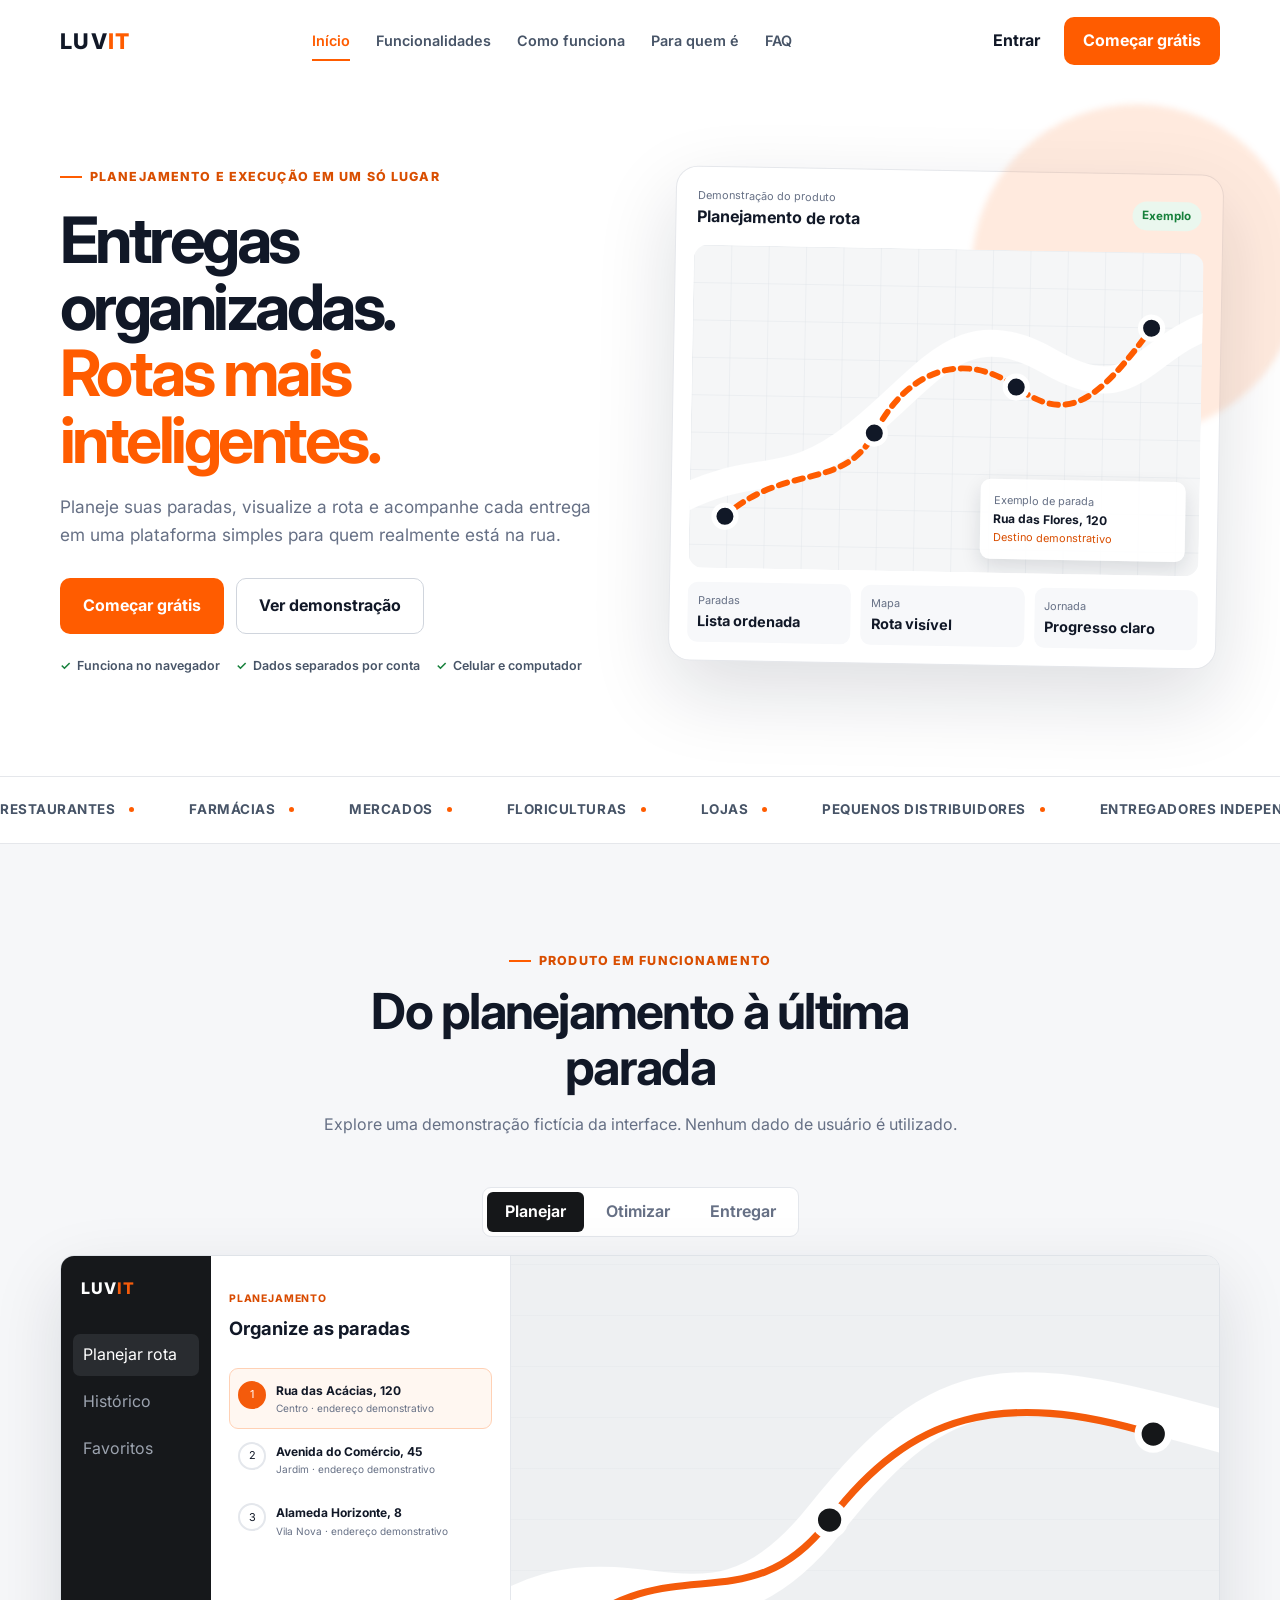
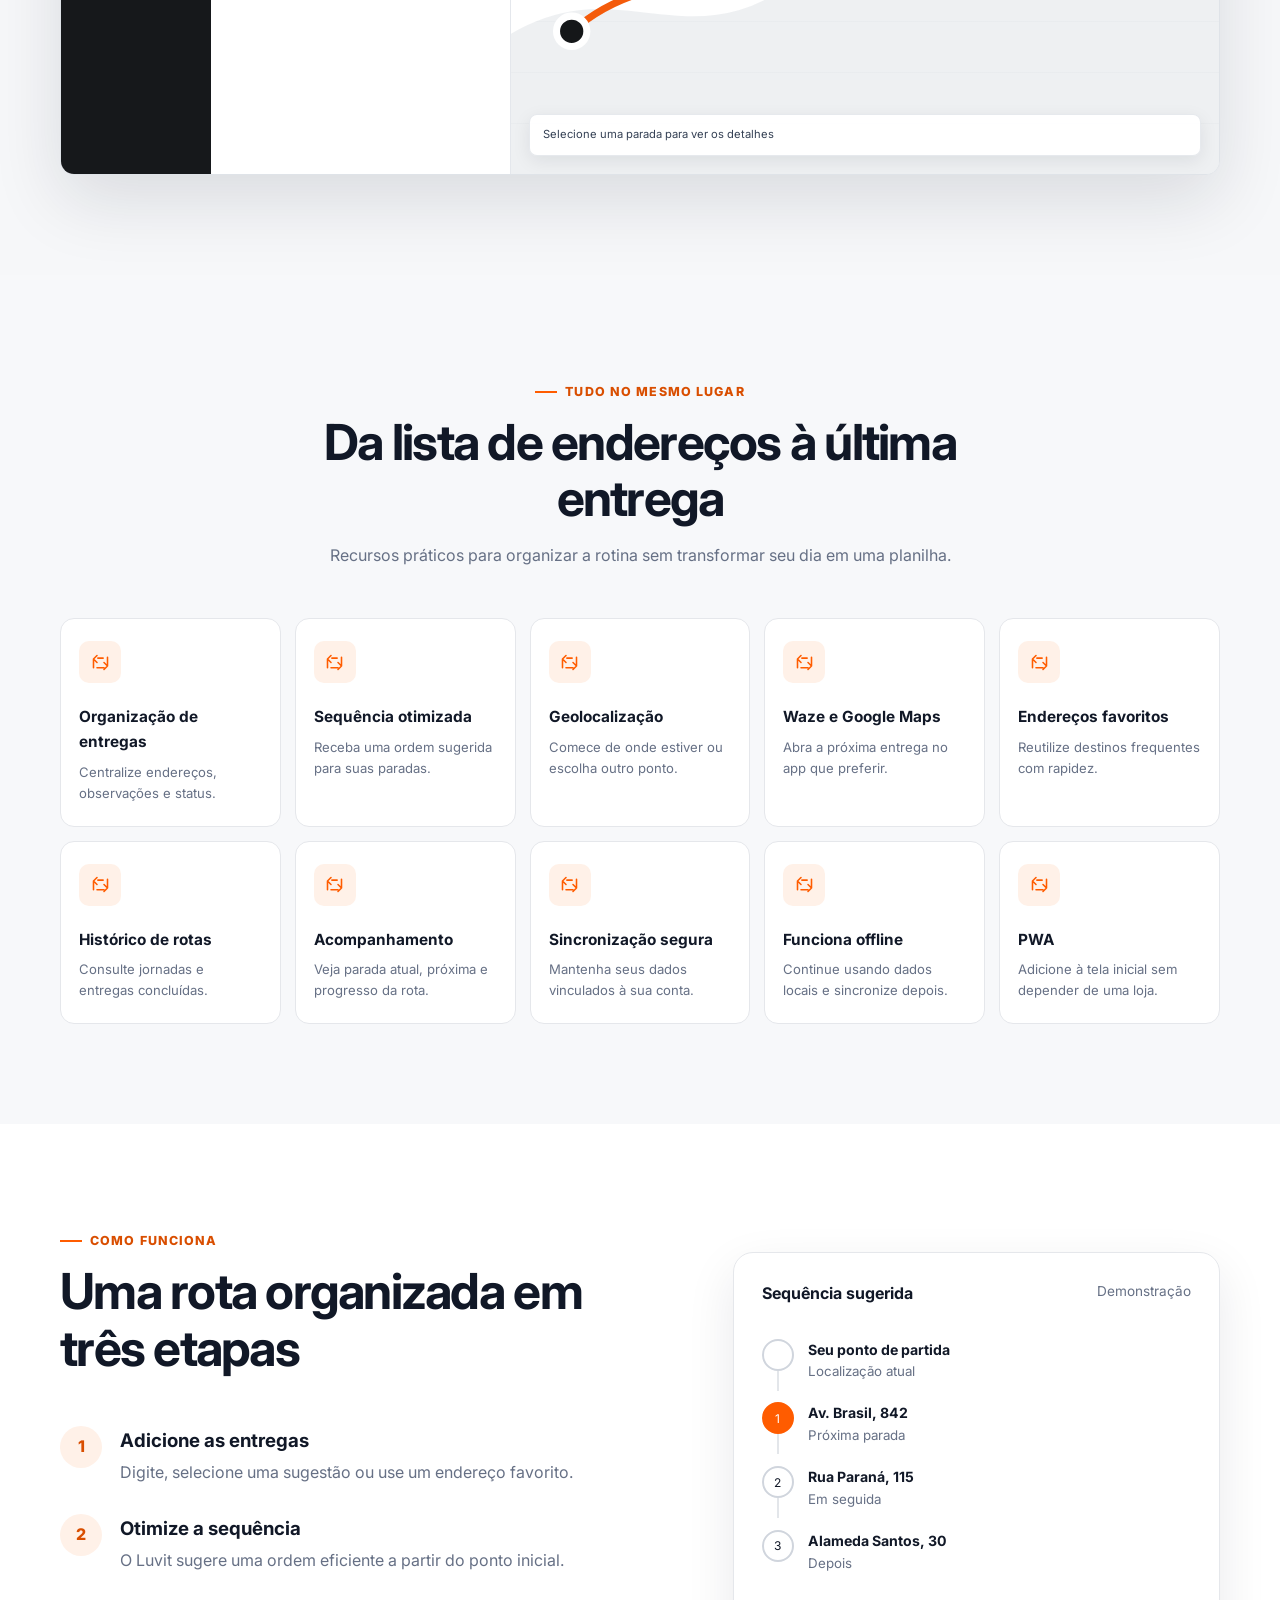
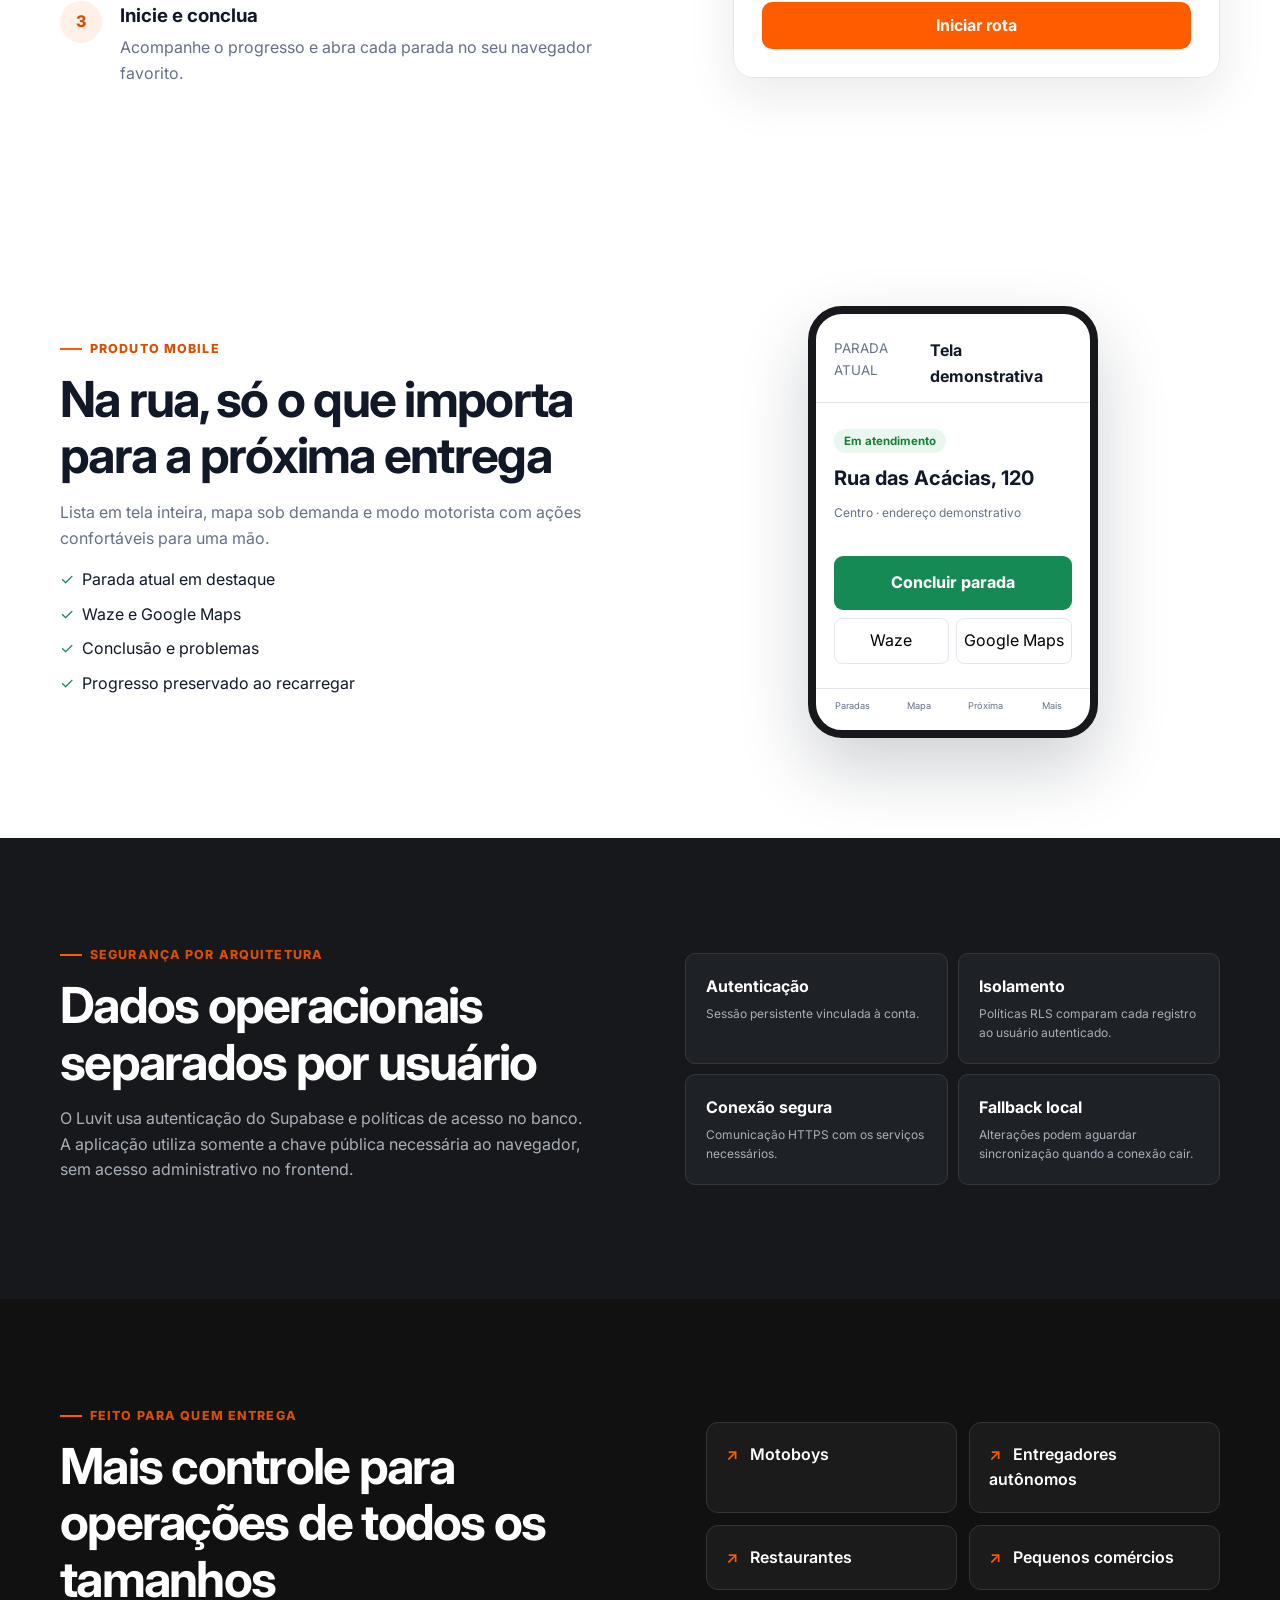
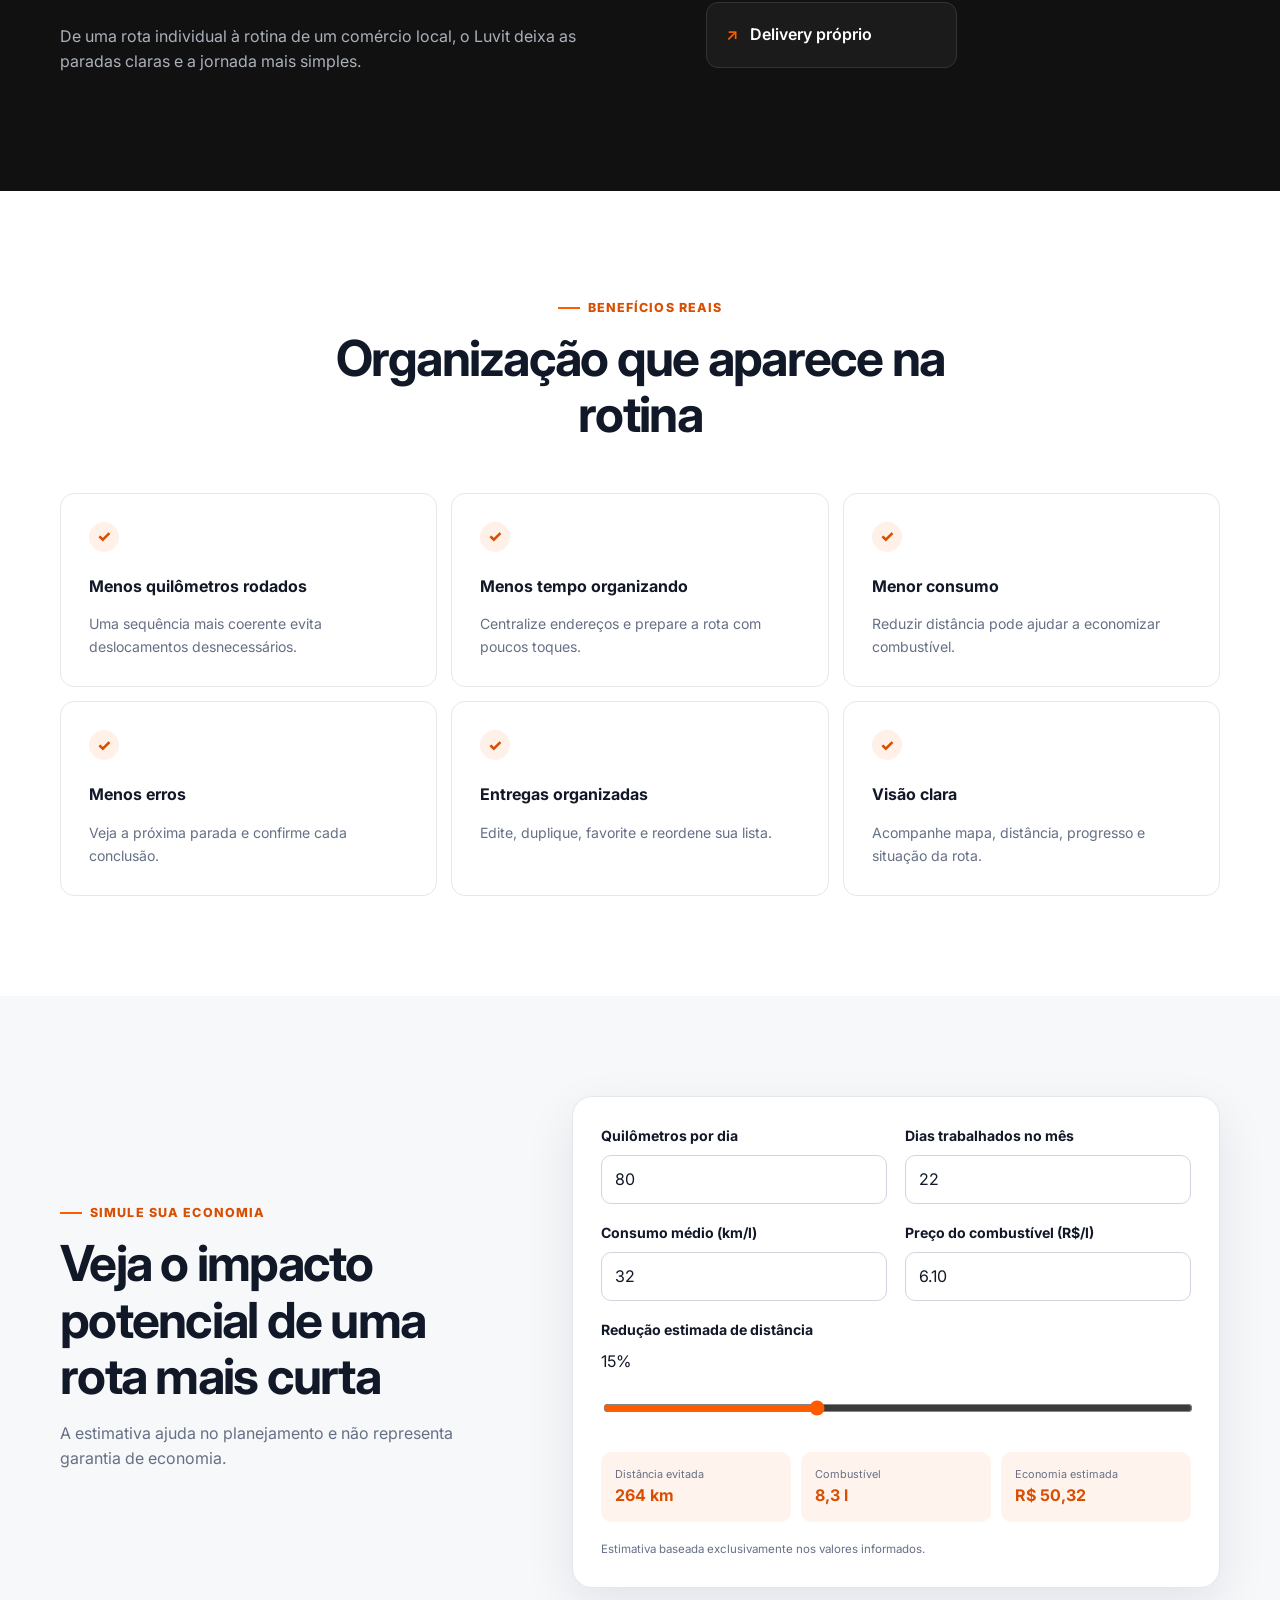
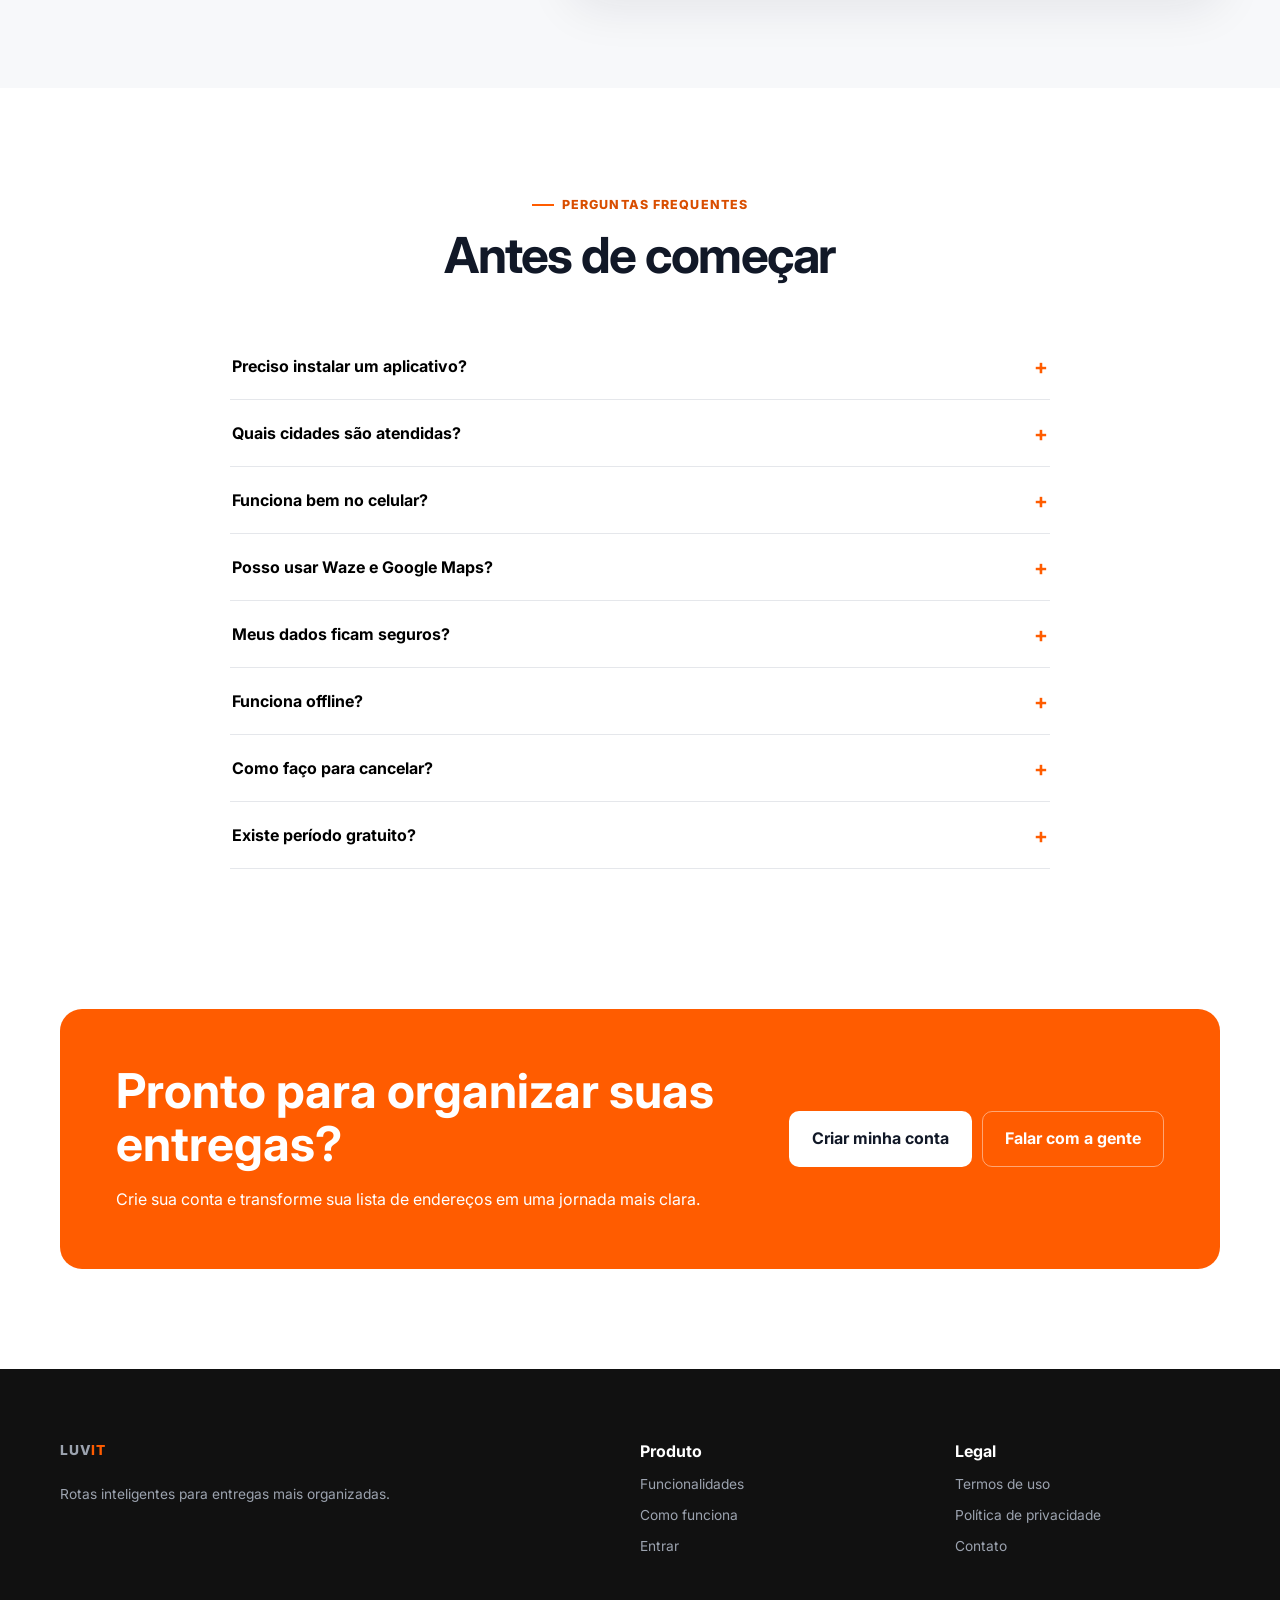
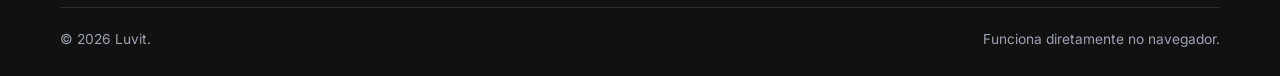
<file: index.html>
<!DOCTYPE html>
<html lang="pt-BR">
<head>
  <meta charset="utf-8">
  <meta name="viewport" content="width=device-width,initial-scale=1">
  <title>Luvit — Rotas inteligentes para suas entregas</title>
  <meta name="description" content="Organize entregas, sugira uma sequência eficiente e acompanhe cada parada com o Luvit.">
  <meta name="theme-color" content="#ff5c00">
  <meta name="robots" content="index,follow">
  <meta property="og:type" content="website"><meta property="og:locale" content="pt_BR">
  <meta property="og:title" content="Luvit — Rotas inteligentes para entregas">
  <meta property="og:description" content="Menos tempo organizando endereços. Mais clareza em cada entrega.">
  <meta property="og:image" content="/assets/icons/icon-512x512.png">
  <meta name="twitter:card" content="summary"><meta name="twitter:title" content="Luvit — Rotas inteligentes">
  <meta name="twitter:description" content="Organize, otimize e acompanhe suas entregas.">
  <link rel="canonical" id="canonical" href="https://seu-dominio.com/">
  <link rel="manifest" href="/manifest.json"><link rel="icon" href="/assets/icons/favicon-32.png">
  <link rel="apple-touch-icon" href="/assets/icons/apple-touch-icon.png">
  <link rel="preconnect" href="https://fonts.googleapis.com"><link rel="preconnect" href="https://fonts.gstatic.com" crossorigin>
  <link href="https://fonts.googleapis.com/css2?family=Inter:wght@400;500;600;700;800&display=swap" rel="stylesheet">
  <link rel="stylesheet" href="/css/global.css"><link rel="stylesheet" href="/css/landing.css">
</head>
<body>
  <a class="skip-link" href="#conteudo">Pular para o conteúdo</a>
  <header class="site-header" id="site-header">
    <div class="container header-inner"><a class="brand" href="#inicio" aria-label="Luvit, início">LUV<span>IT</span></a>
      <button class="menu-button" id="menu-button" type="button" aria-expanded="false" aria-controls="site-nav" aria-label="Abrir menu"><span></span><span></span><span></span></button>
      <nav id="site-nav" class="site-nav" aria-label="Navegação principal">
        <a href="#inicio">Início</a><a href="#funcionalidades">Funcionalidades</a><a href="#como-funciona">Como funciona</a><a href="#para-quem">Para quem é</a><a href="#faq">FAQ</a>
      </nav>
      <div class="header-actions"><a class="button button-ghost" href="/login.html">Entrar</a><a class="button button-primary" href="/cadastro.html">Começar grátis</a></div>
    </div>
  </header>
  <main id="conteudo">
    <section class="hero section" id="inicio"><div class="container hero-grid">
      <div class="hero-copy"><span class="eyebrow">Planejamento e execução em um só lugar</span><h1>Entregas organizadas.<br><span>Rotas mais inteligentes.</span></h1><p class="lead">Planeje suas paradas, visualize a rota e acompanhe cada entrega em uma plataforma simples para quem realmente está na rua.</p>
        <div class="hero-actions"><a class="button button-primary button-large" href="/cadastro.html">Começar grátis</a><a class="button button-secondary button-large" href="#demonstracao">Ver demonstração</a></div>
        <ul class="trust-list" aria-label="Características"><li>Funciona no navegador</li><li>Dados separados por conta</li><li>Celular e computador</li></ul>
      </div>
      <div class="dashboard-preview" role="img" aria-label="Demonstração do painel Luvit">
        <div class="preview-top"><div><small>Demonstração do produto</small><strong>Planejamento de rota</strong></div><span class="status-dot">Exemplo</span></div>
        <div class="preview-map"><svg viewBox="0 0 600 380" role="img" aria-label="Mapa ilustrativo com rota e quatro paradas"><defs><pattern id="grid" width="44" height="44" patternUnits="userSpaceOnUse"><path d="M44 0H0V44" fill="none" stroke="#dde2e8" stroke-width="1"/></pattern></defs><rect width="600" height="380" fill="#f5f6f7"/><rect width="600" height="380" fill="url(#grid)"/><path d="M-20 305C80 250 110 290 195 220S315 72 420 130s105-20 200-50" fill="none" stroke="#fff" stroke-width="32"/><path d="M40 320C115 252 180 290 218 215s105-95 164-54 93 20 158-72" fill="none" stroke="#ff5c00" stroke-width="7" stroke-linecap="round" stroke-dasharray="10 9"/><g fill="#111827" stroke="#fff" stroke-width="6"><circle cx="42" cy="319" r="13"/><circle cx="216" cy="218" r="13"/><circle cx="382" cy="161" r="13"/><circle cx="540" cy="89" r="13"/></g></svg><div class="next-card"><small>Exemplo de parada</small><strong>Rua das Flores, 120</strong><span>Destino demonstrativo</span></div></div>
        <div class="preview-stats"><div><small>Paradas</small><strong>Lista ordenada</strong></div><div><small>Mapa</small><strong>Rota visível</strong></div><div><small>Jornada</small><strong>Progresso claro</strong></div></div>
      </div>
    </div></section>
    <section class="segments" aria-label="Segmentos atendidos"><div class="ticker"><div class="ticker-track"><span>Restaurantes</span><span>Farmácias</span><span>Mercados</span><span>Floriculturas</span><span>Lojas</span><span>Pequenos distribuidores</span><span>Entregadores independentes</span><span>Delivery próprio</span><span aria-hidden="true">Restaurantes</span><span aria-hidden="true">Farmácias</span><span aria-hidden="true">Mercados</span><span aria-hidden="true">Floriculturas</span></div></div></section>
    <section class="section product-demo" id="demonstracao"><div class="container"><div class="section-heading"><span class="eyebrow">Produto em funcionamento</span><h2>Do planejamento à última parada</h2><p>Explore uma demonstração fictícia da interface. Nenhum dado de usuário é utilizado.</p></div><div class="demo-tabs" role="tablist" aria-label="Etapas da demonstração"><button class="active" type="button" role="tab" aria-selected="true" data-demo="plan">Planejar</button><button type="button" role="tab" aria-selected="false" data-demo="optimize">Otimizar</button><button type="button" role="tab" aria-selected="false" data-demo="deliver">Entregar</button></div><div class="demo-shell"><aside><span class="demo-brand">LUV<span>IT</span></span><button class="active" type="button">Planejar rota</button><button type="button">Histórico</button><button type="button">Favoritos</button></aside><div class="demo-list"><small id="demo-eyebrow">PLANEJAMENTO</small><h3 id="demo-title">Organize as paradas</h3><div class="demo-stop active"><i>1</i><div><b>Rua das Acácias, 120</b><small>Centro · endereço demonstrativo</small></div></div><div class="demo-stop"><i>2</i><div><b>Avenida do Comércio, 45</b><small>Jardim · endereço demonstrativo</small></div></div><div class="demo-stop"><i>3</i><div><b>Alameda Horizonte, 8</b><small>Vila Nova · endereço demonstrativo</small></div></div></div><div class="demo-map"><svg viewBox="0 0 700 450" role="img" aria-label="Mapa ilustrativo da demonstração"><path d="M-20 330C120 240 190 380 310 230S490 80 730 150" fill="none" stroke="#fff" stroke-width="42"/><path id="demo-route-path" d="M60 340C160 255 235 335 315 230S485 100 635 145" fill="none" stroke="#f45b0b" stroke-width="7" stroke-linecap="round"/><g fill="#151719" stroke="#fff" stroke-width="7"><circle cx="60" cy="340" r="15"/><circle cx="315" cy="230" r="15"/><circle cx="635" cy="145" r="15"/></g></svg><div class="demo-map-label" id="demo-map-label">Selecione uma parada para ver os detalhes</div></div></div></div></section>
    <section class="section features" id="funcionalidades"><div class="container"><div class="section-heading"><span class="eyebrow">Tudo no mesmo lugar</span><h2>Da lista de endereços à última entrega</h2><p>Recursos práticos para organizar a rotina sem transformar seu dia em uma planilha.</p></div><div class="feature-grid" id="feature-grid"></div></div></section>
    <section class="section steps-section" id="como-funciona"><div class="container steps-grid"><div><div class="section-heading align-left"><span class="eyebrow">Como funciona</span><h2>Uma rota organizada em três etapas</h2></div><ol class="steps"><li><span>1</span><div><h3>Adicione as entregas</h3><p>Digite, selecione uma sugestão ou use um endereço favorito.</p></div></li><li><span>2</span><div><h3>Otimize a sequência</h3><p>O Luvit sugere uma ordem eficiente a partir do ponto inicial.</p></div></li><li><span>3</span><div><h3>Inicie e conclua</h3><p>Acompanhe o progresso e abra cada parada no seu navegador favorito.</p></div></li></ol></div>
      <div class="workflow-card"><div class="workflow-head"><strong>Sequência sugerida</strong><span>Demonstração</span></div><div class="mini-route"><i></i><div><b>Seu ponto de partida</b><small>Localização atual</small></div></div><div class="mini-route active"><i>1</i><div><b>Av. Brasil, 842</b><small>Próxima parada</small></div></div><div class="mini-route"><i>2</i><div><b>Rua Paraná, 115</b><small>Em seguida</small></div></div><div class="mini-route"><i>3</i><div><b>Alameda Santos, 30</b><small>Depois</small></div></div><button class="button button-primary" type="button">Iniciar rota</button></div>
    </div></section>
    <section class="section mobile-product"><div class="container mobile-product-grid"><div><span class="eyebrow">Produto mobile</span><h2>Na rua, só o que importa para a próxima entrega</h2><p>Lista em tela inteira, mapa sob demanda e modo motorista com ações confortáveis para uma mão.</p><ul><li>Parada atual em destaque</li><li>Waze e Google Maps</li><li>Conclusão e problemas</li><li>Progresso preservado ao recarregar</li></ul></div><div class="phone-showcase"><div class="phone"><div class="phone-head"><small>PARADA ATUAL</small><b>Tela demonstrativa</b></div><div class="phone-body"><span class="status-dot">Em atendimento</span><h3>Rua das Acácias, 120</h3><p>Centro · endereço demonstrativo</p><button type="button">Concluir parada</button><div><button type="button">Waze</button><button type="button">Google Maps</button></div></div><nav aria-label="Navegação demonstrativa"><span>Paradas</span><span>Mapa</span><span>Próxima</span><span>Mais</span></nav></div></div></div></section>
    <section class="section security-section"><div class="container security-grid"><div><span class="eyebrow">Segurança por arquitetura</span><h2>Dados operacionais separados por usuário</h2><p>O Luvit usa autenticação do Supabase e políticas de acesso no banco. A aplicação utiliza somente a chave pública necessária ao navegador, sem acesso administrativo no frontend.</p></div><div class="security-points"><article><b>Autenticação</b><p>Sessão persistente vinculada à conta.</p></article><article><b>Isolamento</b><p>Políticas RLS comparam cada registro ao usuário autenticado.</p></article><article><b>Conexão segura</b><p>Comunicação HTTPS com os serviços necessários.</p></article><article><b>Fallback local</b><p>Alterações podem aguardar sincronização quando a conexão cair.</p></article></div></div></section>
    <section class="section audience" id="para-quem"><div class="container audience-grid"><div><span class="eyebrow">Feito para quem entrega</span><h2>Mais controle para operações de todos os tamanhos</h2><p>De uma rota individual à rotina de um comércio local, o Luvit deixa as paradas claras e a jornada mais simples.</p></div><div class="audience-list"><span>Motoboys</span><span>Entregadores autônomos</span><span>Restaurantes</span><span>Pequenos comércios</span><span>Delivery próprio</span></div></div></section>
    <section class="section benefits"><div class="container"><div class="section-heading"><span class="eyebrow">Benefícios reais</span><h2>Organização que aparece na rotina</h2></div><div class="benefit-grid"><article><b>Menos quilômetros rodados</b><p>Uma sequência mais coerente evita deslocamentos desnecessários.</p></article><article><b>Menos tempo organizando</b><p>Centralize endereços e prepare a rota com poucos toques.</p></article><article><b>Menor consumo</b><p>Reduzir distância pode ajudar a economizar combustível.</p></article><article><b>Menos erros</b><p>Veja a próxima parada e confirme cada conclusão.</p></article><article><b>Entregas organizadas</b><p>Edite, duplique, favorite e reordene sua lista.</p></article><article><b>Visão clara</b><p>Acompanhe mapa, distância, progresso e situação da rota.</p></article></div></div></section>
    <section class="section calculator-section"><div class="container calculator-grid"><div><span class="eyebrow">Simule sua economia</span><h2>Veja o impacto potencial de uma rota mais curta</h2><p>A estimativa ajuda no planejamento e não representa garantia de economia.</p></div><div class="calculator" id="calculator"><div class="field"><label for="km-dia">Quilômetros por dia</label><input id="km-dia" type="number" min="0" step="0.1" value="80"></div><div class="field"><label for="dias-mes">Dias trabalhados no mês</label><input id="dias-mes" type="number" min="1" max="31" value="22"></div><div class="field"><label for="consumo">Consumo médio (km/l)</label><input id="consumo" type="number" min="0.1" step="0.1" value="32"></div><div class="field"><label for="combustivel">Preço do combustível (R$/l)</label><input id="combustivel" type="number" min="0" step="0.01" value="6.10"></div><div class="field field-full"><label for="reducao">Redução estimada de distância</label><output id="reducao-output" for="reducao">15%</output><input id="reducao" type="range" min="1" max="40" value="15"></div><div class="calc-results field-full" aria-live="polite"><div><small>Distância evitada</small><strong id="resultado-km">264 km</strong></div><div><small>Combustível</small><strong id="resultado-litros">8,3 l</strong></div><div><small>Economia estimada</small><strong id="resultado-valor">R$ 50,33</strong></div></div><p class="estimate-note field-full">Estimativa baseada exclusivamente nos valores informados.</p></div></div></section>
    <section class="section faq" id="faq"><div class="container narrow"><div class="section-heading"><span class="eyebrow">Perguntas frequentes</span><h2>Antes de começar</h2></div><div id="faq-list"></div></div></section>
    <section class="section final-cta"><div class="container cta-box"><div><h2>Pronto para organizar suas entregas?</h2><p>Crie sua conta e transforme sua lista de endereços em uma jornada mais clara.</p></div><div><a class="button button-light button-large" href="/cadastro.html">Criar minha conta</a><a class="button button-outline-light button-large" href="mailto:contato@luvit.app">Falar com a gente</a></div></div></section>
  </main>
  <footer class="footer"><div class="container footer-grid"><div><a class="brand brand-light" href="#inicio">LUV<span>IT</span></a><p>Rotas inteligentes para entregas mais organizadas.</p></div><div><b>Produto</b><a href="#funcionalidades">Funcionalidades</a><a href="#como-funciona">Como funciona</a><a href="/login.html">Entrar</a></div><div><b>Legal</b><a href="/termos.html">Termos de uso</a><a href="/privacidade.html">Política de privacidade</a><a href="mailto:contato@luvit.app">Contato</a></div></div><div class="container footer-bottom"><span>© <span id="current-year"></span> Luvit.</span><span>Funciona diretamente no navegador.</span></div></footer>
  <script type="application/ld+json">{"@context":"https://schema.org","@type":"SoftwareApplication","name":"Luvit","applicationCategory":"BusinessApplication","operatingSystem":"Web","description":"Plataforma web para organização e otimização de entregas."}</script>
  <script id="faq-schema" type="application/ld+json"></script>
  <script src="/js/config.js"></script><script type="module" src="/js/landing.js"></script>
</body></html>
</file>
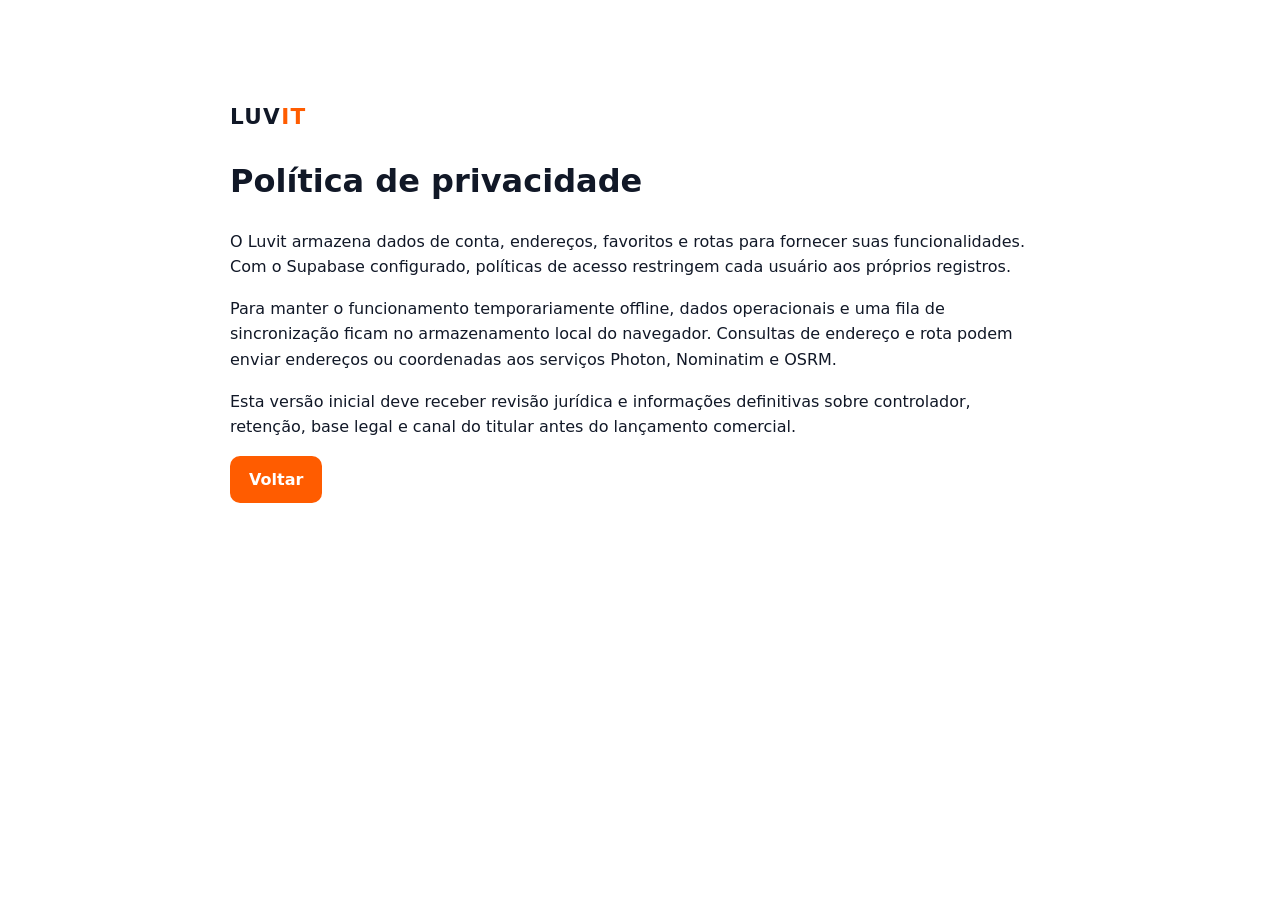
<file: privacidade.html>
<!DOCTYPE html><html lang="pt-BR"><head><meta charset="utf-8"><meta name="viewport" content="width=device-width,initial-scale=1"><title>Privacidade — Luvit</title><meta name="robots" content="noindex"><link rel="stylesheet" href="/css/global.css"></head><body><main class="container narrow section"><a class="brand" href="/">LUV<span>IT</span></a><h1>Política de privacidade</h1><p>O Luvit armazena dados de conta, endereços, favoritos e rotas para fornecer suas funcionalidades. Com o Supabase configurado, políticas de acesso restringem cada usuário aos próprios registros.</p><p>Para manter o funcionamento temporariamente offline, dados operacionais e uma fila de sincronização ficam no armazenamento local do navegador. Consultas de endereço e rota podem enviar endereços ou coordenadas aos serviços Photon, Nominatim e OSRM.</p><p>Esta versão inicial deve receber revisão jurídica e informações definitivas sobre controlador, retenção, base legal e canal do titular antes do lançamento comercial.</p><a class="button button-primary" href="/">Voltar</a></main></body></html>
</file>
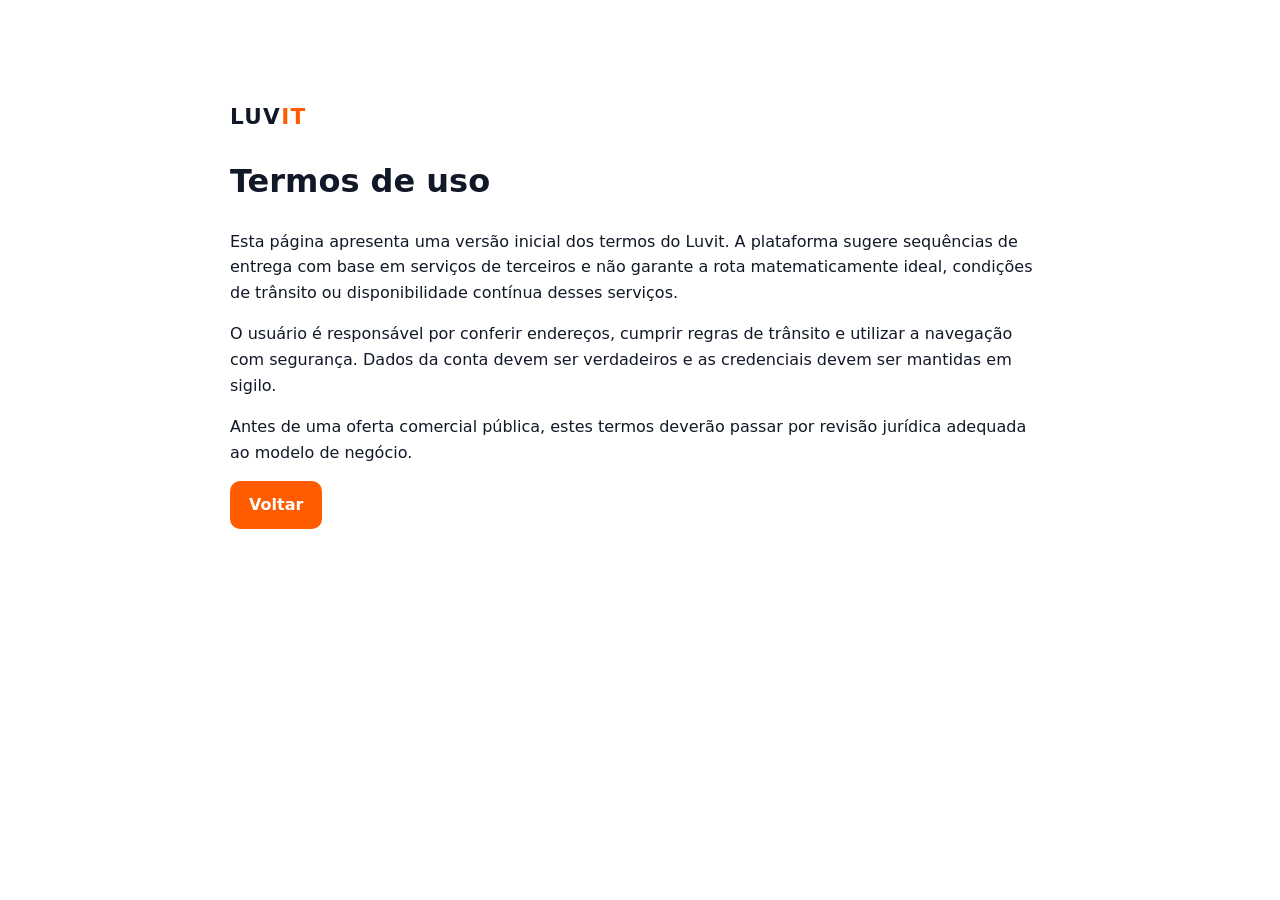
<file: termos.html>
<!DOCTYPE html><html lang="pt-BR"><head><meta charset="utf-8"><meta name="viewport" content="width=device-width,initial-scale=1"><title>Termos de uso — Luvit</title><meta name="robots" content="noindex"><link rel="stylesheet" href="/css/global.css"></head><body><main class="container narrow section"><a class="brand" href="/">LUV<span>IT</span></a><h1>Termos de uso</h1><p>Esta página apresenta uma versão inicial dos termos do Luvit. A plataforma sugere sequências de entrega com base em serviços de terceiros e não garante a rota matematicamente ideal, condições de trânsito ou disponibilidade contínua desses serviços.</p><p>O usuário é responsável por conferir endereços, cumprir regras de trânsito e utilizar a navegação com segurança. Dados da conta devem ser verdadeiros e as credenciais devem ser mantidas em sigilo.</p><p>Antes de uma oferta comercial pública, estes termos deverão passar por revisão jurídica adequada ao modelo de negócio.</p><a class="button button-primary" href="/">Voltar</a></main></body></html>
</file>
<file: css/global.css>
:root{--orange:#ff5c00;--orange-dark:#d94e00;--ink:#111827;--muted:#667085;--dark:#111;--line:#e5e7eb;--soft:#f7f8fa;--success:#16803b;--danger:#c5221f;--radius:14px;--shadow:0 18px 50px rgba(17,24,39,.09);font-family:Inter,system-ui,-apple-system,BlinkMacSystemFont,"Segoe UI",sans-serif;color:var(--ink);font-synthesis:none}
*{box-sizing:border-box}html{scroll-behavior:smooth;scroll-padding-top:90px}body{margin:0;background:#fff;color:var(--ink);line-height:1.6}body.modal-open{overflow:hidden}button,input,textarea,select{font:inherit}button,a{-webkit-tap-highlight-color:transparent}button{cursor:pointer}a{color:inherit;text-decoration:none}img,svg{display:block;max-width:100%}.container{width:min(1160px,calc(100% - 40px));margin-inline:auto}.narrow{width:min(820px,calc(100% - 40px))}.section{padding:100px 0}.brand{font-size:1.35rem;font-weight:800;letter-spacing:.06em}.brand span{color:var(--orange)}.button{min-height:44px;display:inline-flex;align-items:center;justify-content:center;gap:8px;padding:10px 18px;border:1px solid transparent;border-radius:10px;font-weight:700;transition:background .2s,border-color .2s,transform .2s}.button:hover{transform:translateY(-1px)}.button-primary{background:var(--orange);color:#fff}.button-primary:hover{background:var(--orange-dark)}.button-secondary{background:#fff;border-color:#d0d5dd}.button-ghost{background:transparent}.button-large{padding:14px 22px;min-height:52px}.button-light{background:#fff;color:var(--ink)}.button-outline-light{border-color:rgba(255,255,255,.45);color:#fff}.skip-link{position:fixed;z-index:9999;left:10px;top:10px;padding:10px 14px;background:#fff;transform:translateY(-150%)}.skip-link:focus{transform:none}:focus-visible{outline:3px solid rgba(255,92,0,.4);outline-offset:3px}.field{display:grid;gap:7px}.field label{font-size:.88rem;font-weight:700}.field input,.field textarea,.field select{width:100%;min-height:48px;padding:11px 13px;border:1px solid #d0d5dd;border-radius:10px;background:#fff;color:var(--ink)}.field input:focus,.field textarea:focus,.field select:focus{border-color:var(--orange);outline:3px solid rgba(255,92,0,.12)}.sr-only{position:absolute;width:1px;height:1px;padding:0;margin:-1px;overflow:hidden;clip:rect(0,0,0,0);white-space:nowrap;border:0}.toast-region{position:fixed;z-index:10000;right:20px;bottom:20px;display:grid;gap:10px;max-width:min(380px,calc(100vw - 40px))}.toast{padding:13px 16px;border:1px solid var(--line);border-left:4px solid var(--ink);border-radius:10px;background:#fff;box-shadow:var(--shadow);font-size:.9rem}.toast.success{border-left-color:var(--success)}.toast.error{border-left-color:var(--danger)}.spinner{width:18px;height:18px;border:2px solid currentColor;border-right-color:transparent;border-radius:50%;animation:spin .7s linear infinite}@keyframes spin{to{transform:rotate(360deg)}}
@media(max-width:600px){.container,.narrow{width:min(100% - 28px,1160px)}.section{padding:72px 0}.button{min-height:46px}}@media(prefers-reduced-motion:reduce){html{scroll-behavior:auto}*,*::before,*::after{animation-duration:.01ms!important;animation-iteration-count:1!important;transition-duration:.01ms!important}}
</file>
<file: css/landing.css>
.site-header{position:fixed;z-index:1000;inset:0 0 auto;background:rgba(255,255,255,.9);border-bottom:1px solid transparent;backdrop-filter:blur(14px);transition:.2s}.site-header.compact{border-color:var(--line);box-shadow:0 8px 26px rgba(17,24,39,.05)}.header-inner{height:82px;display:flex;align-items:center;gap:30px;transition:.2s}.compact .header-inner{height:68px}.site-nav{display:flex;align-items:center;gap:26px;margin:auto;font-size:.9rem;font-weight:600;color:#475467}.site-nav a{position:relative;padding:10px 0}.site-nav a.active{color:var(--orange)}.site-nav a.active::after{content:"";position:absolute;inset:auto 0 2px;height:2px;background:var(--orange)}.header-actions{display:flex;align-items:center;gap:5px}.menu-button{display:none;width:46px;height:46px;border:0;background:#fff;border-radius:9px;padding:11px}.menu-button span{display:block;height:2px;margin:5px 0;background:var(--ink)}.hero{padding-top:160px;overflow:hidden}.hero-grid{display:grid;grid-template-columns:1fr 1fr;align-items:center;gap:64px}.eyebrow{display:inline-flex;align-items:center;gap:8px;color:var(--orange-dark);font-size:.78rem;font-weight:800;letter-spacing:.09em;text-transform:uppercase}.eyebrow::before{content:"";width:22px;height:2px;background:var(--orange)}.hero h1{max-width:680px;margin:20px 0;font-size:clamp(2.55rem,5vw,4.8rem);line-height:1.04;letter-spacing:-.055em}.hero h1 span{color:var(--orange)}.lead{max-width:600px;color:var(--muted);font-size:1.08rem}.hero-actions{display:flex;gap:12px;margin:30px 0 22px}.trust-list{display:flex;flex-wrap:wrap;gap:16px;margin:0;padding:0;list-style:none;color:#475467;font-size:.78rem;font-weight:600}.trust-list li::before{content:"✓";margin-right:6px;color:var(--success)}.dashboard-preview{position:relative;padding:18px;border:1px solid var(--line);border-radius:22px;background:#fff;box-shadow:0 30px 80px rgba(17,24,39,.14);transform:rotate(1deg)}.dashboard-preview::before{content:"";position:absolute;z-index:-1;width:330px;height:330px;right:-80px;top:-70px;border-radius:50%;background:rgba(255,92,0,.13);filter:blur(3px)}.preview-top{display:flex;justify-content:space-between;align-items:center;padding:2px 3px 15px}.preview-top div{display:grid}.preview-top small,.preview-stats small,.next-card small{color:var(--muted);font-size:.68rem}.status-dot{padding:5px 10px;border-radius:999px;background:#eaf7ee;color:var(--success);font-size:.72rem;font-weight:700}.preview-map{position:relative;overflow:hidden;border-radius:14px}.next-card{position:absolute;right:14px;bottom:14px;display:grid;width:205px;padding:12px;border:1px solid rgba(255,255,255,.7);border-radius:10px;background:rgba(255,255,255,.92);box-shadow:0 8px 20px rgba(17,24,39,.12)}.next-card strong{font-size:.75rem}.next-card span{font-size:.68rem;color:var(--orange-dark)}.preview-stats{display:grid;grid-template-columns:repeat(3,1fr);gap:10px;padding-top:14px}.preview-stats div{display:grid;padding:10px;border-radius:10px;background:var(--soft)}.preview-stats strong{font-size:.9rem}.segments{padding:22px 0;border-block:1px solid var(--line);overflow:hidden}.ticker{width:100%;overflow:hidden}.ticker-track{display:flex;width:max-content;gap:55px;animation:ticker 28s linear infinite}.ticker span{display:flex;align-items:center;gap:14px;white-space:nowrap;color:#475467;font-size:.84rem;font-weight:700;text-transform:uppercase;letter-spacing:.04em}.ticker span::after{content:"";width:5px;height:5px;border-radius:50%;background:var(--orange)}@keyframes ticker{to{transform:translateX(-50%)}}.features{background:var(--soft)}.section-heading{text-align:center;max-width:680px;margin:0 auto 50px}.section-heading.align-left{text-align:left;margin-inline:0}.section-heading h2,.audience h2,.calculator-section h2{margin:12px 0;font-size:clamp(2rem,4vw,3.1rem);line-height:1.14;letter-spacing:-.035em}.section-heading p,.audience p,.calculator-section>div>div>p{color:var(--muted)}.feature-grid{display:grid;grid-template-columns:repeat(5,1fr);gap:14px}.feature-card{padding:22px 18px;border:1px solid var(--line);border-radius:var(--radius);background:#fff}.icon-box{width:42px;height:42px;display:grid;place-items:center;margin-bottom:22px;border-radius:10px;background:#fff1e8;color:var(--orange)}.icon-box svg{width:21px}.feature-card h3{margin:0 0 7px;font-size:.96rem}.feature-card p{margin:0;color:var(--muted);font-size:.82rem}.steps-grid{display:grid;grid-template-columns:1fr .85fr;align-items:center;gap:100px}.steps{display:grid;gap:24px;padding:0;list-style:none}.steps li{display:flex;gap:18px}.steps li>span{flex:0 0 42px;height:42px;display:grid;place-items:center;border-radius:50%;background:#fff1e8;color:var(--orange-dark);font-weight:800}.steps h3{margin:0}.steps p{margin:4px 0;color:var(--muted)}.workflow-card{padding:28px;border:1px solid var(--line);border-radius:20px;box-shadow:var(--shadow)}.workflow-head{display:flex;justify-content:space-between;margin-bottom:22px}.workflow-head span{color:var(--muted);font-size:.85rem}.mini-route{position:relative;display:flex;gap:14px;padding:10px 0}.mini-route:not(:last-of-type)::after{content:"";position:absolute;left:15px;top:42px;width:2px;height:20px;background:#e3e6ea}.mini-route i{width:32px;height:32px;display:grid;place-items:center;flex:0 0 auto;border:2px solid #d0d5dd;border-radius:50%;font-style:normal;font-size:.75rem}.mini-route.active i{border-color:var(--orange);background:var(--orange);color:#fff}.mini-route div{display:grid}.mini-route b{font-size:.88rem}.mini-route small{color:var(--muted)}.workflow-card .button{width:100%;margin-top:18px}.audience{background:var(--dark);color:#fff}.audience-grid{display:grid;grid-template-columns:1.1fr 1fr;align-items:center;gap:80px}.audience p{color:#aab0ba}.audience-list{display:grid;grid-template-columns:1fr 1fr;gap:12px}.audience-list span{padding:19px;border:1px solid #343434;border-radius:12px;background:#1b1b1b;font-weight:600}.audience-list span::before{content:"↗";margin-right:12px;color:var(--orange)}.benefit-grid{display:grid;grid-template-columns:repeat(3,1fr);gap:14px}.benefit-grid article{padding:28px;border:1px solid var(--line);border-radius:var(--radius)}.benefit-grid article::before{content:"✓";display:grid;place-items:center;width:30px;height:30px;margin-bottom:22px;border-radius:50%;background:#fff1e8;color:var(--orange-dark);font-weight:800}.benefit-grid p{margin-bottom:0;color:var(--muted);font-size:.88rem}.calculator-section{background:var(--soft)}.calculator-grid{display:grid;grid-template-columns:.8fr 1.2fr;align-items:center;gap:80px}.calculator{display:grid;grid-template-columns:1fr 1fr;gap:18px;padding:28px;border:1px solid var(--line);border-radius:20px;background:#fff;box-shadow:var(--shadow)}.field-full{grid-column:1/-1}.calculator input[type=range]{padding:0;accent-color:var(--orange)}.calc-results{display:grid;grid-template-columns:repeat(3,1fr);gap:10px}.calc-results div{display:grid;padding:14px;border-radius:10px;background:#fff4ed}.calc-results small{font-size:.68rem;color:var(--muted)}.calc-results strong{font-size:1rem;color:var(--orange-dark)}.estimate-note{margin:0;color:var(--muted);font-size:.72rem}.faq-item{border-bottom:1px solid var(--line)}.faq-question{width:100%;min-height:66px;display:flex;justify-content:space-between;align-items:center;gap:20px;padding:14px 2px;border:0;background:transparent;text-align:left;font-weight:700}.faq-question span:last-child{font-size:1.3rem;color:var(--orange)}.faq-answer{display:none;padding:0 45px 22px 2px;color:var(--muted)}.faq-question[aria-expanded=true]+.faq-answer{display:block}.final-cta{padding-top:40px}.cta-box{display:flex;justify-content:space-between;align-items:center;gap:40px;padding:56px;border-radius:22px;background:var(--orange);color:#fff}.cta-box h2{margin:0;font-size:clamp(1.9rem,4vw,3rem);line-height:1.1}.cta-box p{margin-bottom:0}.cta-box>div:last-child{display:flex;gap:10px;flex:0 0 auto}.footer{padding:70px 0 26px;background:var(--dark);color:#fff}.footer-grid{display:grid;grid-template-columns:2fr 1fr 1fr;gap:50px}.footer-grid>div{display:grid;align-content:start;justify-items:start;gap:9px}.footer-grid p,.footer-grid a,.footer-bottom{color:#9ca3af;font-size:.86rem}.brand-light{color:#fff}.footer-bottom{display:flex;justify-content:space-between;margin-top:50px;padding-top:20px;border-top:1px solid #2d2d2d}
@media(max-width:1000px){.site-nav{gap:14px}.feature-grid{grid-template-columns:repeat(3,1fr)}.hero-grid{gap:32px}.steps-grid{gap:45px}.header-actions .button-ghost{display:none}}@media(max-width:800px){.menu-button{display:block;margin-left:auto}.site-nav{display:none;position:absolute;left:20px;right:20px;top:74px;align-items:stretch;padding:12px;border:1px solid var(--line);border-radius:12px;background:#fff;box-shadow:var(--shadow)}.site-nav.open{display:grid}.site-nav a{padding:10px}.header-actions{display:none}.hero{padding-top:125px}.hero-grid,.steps-grid,.audience-grid,.calculator-grid{grid-template-columns:1fr}.dashboard-preview{max-width:620px}.steps-grid,.audience-grid,.calculator-grid{gap:45px}.feature-grid{grid-template-columns:repeat(2,1fr)}.cta-box{display:grid;padding:40px}.cta-box>div:last-child{flex-wrap:wrap}.footer-grid{grid-template-columns:1.5fr 1fr 1fr}}
@media(max-width:520px){.hero-actions,.cta-box>div:last-child{display:grid}.hero-actions .button,.cta-box .button{width:100%}.trust-list{display:grid;gap:7px}.dashboard-preview{padding:10px;border-radius:16px}.preview-map svg{height:260px;object-fit:cover}.preview-stats{gap:5px}.preview-stats div{padding:8px}.feature-grid,.benefit-grid,.audience-list,.calculator,.calc-results,.footer-grid{grid-template-columns:1fr}.field-full{grid-column:auto}.feature-card{padding:20px}.calculator{padding:20px}.calc-results{display:grid}.cta-box{padding:30px 22px}.footer-bottom{display:grid;gap:6px}}@media(prefers-reduced-motion:reduce){.ticker-track{animation:none;flex-wrap:wrap;width:auto;justify-content:center;padding-inline:20px}}

.product-demo{background:#f6f7f9}.demo-tabs{width:max-content;display:flex;gap:4px;margin:0 auto 18px;padding:4px;border:1px solid #e4e7ec;border-radius:9px;background:#fff}.demo-tabs button{min-height:38px;padding:7px 18px;border:0;border-radius:6px;background:transparent;color:#667085;font-weight:650}.demo-tabs button.active{background:#151719;color:#fff}.demo-shell{height:520px;display:grid;grid-template-columns:150px 300px 1fr;overflow:hidden;border:1px solid #dfe3e8;border-radius:14px;background:#fff;box-shadow:0 25px 70px rgba(16,24,40,.12)}.demo-shell>aside{display:grid;align-content:start;gap:5px;padding:20px 12px;background:#16181b}.demo-brand{margin:0 8px 28px;color:#fff;font-weight:800;letter-spacing:.06em}.demo-brand span{color:#f45b0b}.demo-shell>aside button{min-height:40px;padding:8px 10px;border:0;border-radius:7px;background:transparent;color:#9ca3af;text-align:left}.demo-shell>aside button.active{background:#292c30;color:#fff}.demo-list{padding:28px 18px;border-right:1px solid #e4e7ec}.demo-list>small{color:#d94b00;font-size:.65rem;font-weight:750;letter-spacing:.08em}.demo-list>h3{margin:5px 0 24px;font-size:1.15rem}.demo-stop{display:flex;gap:10px;padding:12px 8px;border:1px solid transparent;border-radius:9px}.demo-stop.active{border-color:#ffd1b5;background:#fff7f1}.demo-stop i{width:28px;height:28px;display:grid;place-items:center;flex:0 0 auto;border:2px solid #e4e7ec;border-radius:50%;font-size:.68rem;font-style:normal}.demo-stop.active i{border-color:#f45b0b;background:#f45b0b;color:#fff}.demo-stop div{display:grid}.demo-stop b{font-size:.75rem}.demo-stop small{color:#667085;font-size:.63rem}.demo-map{position:relative;overflow:hidden;background:#e9ecef}.demo-map svg{width:100%;height:100%;background:repeating-linear-gradient(0deg,#eef0f2,#eef0f2 50px,#e5e8eb 51px),repeating-linear-gradient(90deg,transparent,transparent 50px,#e5e8eb 51px)}.demo-map-label{position:absolute;left:18px;right:18px;bottom:18px;padding:11px 13px;border:1px solid rgba(228,231,236,.9);border-radius:8px;background:rgba(255,255,255,.95);color:#344054;font-size:.7rem;box-shadow:0 5px 18px rgba(16,24,40,.08)}.mobile-product{background:#fff}.mobile-product-grid,.security-grid{display:grid;grid-template-columns:1fr 1fr;align-items:center;gap:90px}.mobile-product h2,.security-section h2{margin:12px 0;font-size:clamp(2rem,4vw,3.1rem);line-height:1.14;letter-spacing:-.035em}.mobile-product p,.security-section p{color:#667085}.mobile-product ul{display:grid;gap:9px;padding:0;list-style:none}.mobile-product li::before{content:"✓";margin-right:8px;color:#168a55}.phone-showcase{display:grid;place-items:center}.phone{width:290px;overflow:hidden;border:8px solid #16181b;border-radius:34px;background:#fff;box-shadow:0 30px 70px rgba(16,24,40,.2)}.phone-head{display:flex;justify-content:space-between;padding:24px 18px 12px;border-bottom:1px solid #e4e7ec}.phone-head small{color:#667085}.phone-body{padding:24px 18px}.phone-body h3{margin:14px 0 4px;font-size:1.25rem;line-height:1.25}.phone-body p{font-size:.75rem}.phone-body>button{width:100%;min-height:54px;margin:22px 0 8px;border:0;border-radius:9px;background:#168a55;color:#fff;font-weight:750}.phone-body>div{display:grid;grid-template-columns:1fr 1fr;gap:7px}.phone-body>div button{min-height:46px;border:1px solid #e4e7ec;border-radius:8px;background:#fff}.phone nav{display:grid;grid-template-columns:repeat(4,1fr);padding:10px 4px 16px;border-top:1px solid #e4e7ec;color:#667085;font-size:.58rem;text-align:center}.security-section{background:#16181b;color:#fff}.security-section p{color:#aab0ba}.security-points{display:grid;grid-template-columns:1fr 1fr;gap:10px}.security-points article{padding:20px;border:1px solid #34383d;border-radius:10px;background:#1e2125}.security-points p{margin:5px 0 0;font-size:.75rem}
@media(max-width:900px){.demo-shell{height:auto;grid-template-columns:110px 260px 1fr}.mobile-product-grid,.security-grid{gap:45px}}
@media(max-width:700px){.demo-shell{grid-template-columns:1fr}.demo-shell>aside{display:none}.demo-list{border-right:0;border-bottom:1px solid #e4e7ec}.demo-map{height:340px}.mobile-product-grid,.security-grid{grid-template-columns:1fr}.phone-showcase{order:-1}.security-points{grid-template-columns:1fr 1fr}}
@media(max-width:430px){.demo-tabs{width:100%}.demo-tabs button{flex:1;padding-inline:8px}.demo-map{height:280px}.security-points{grid-template-columns:1fr}.phone{width:min(290px,90vw)}}
</file>
